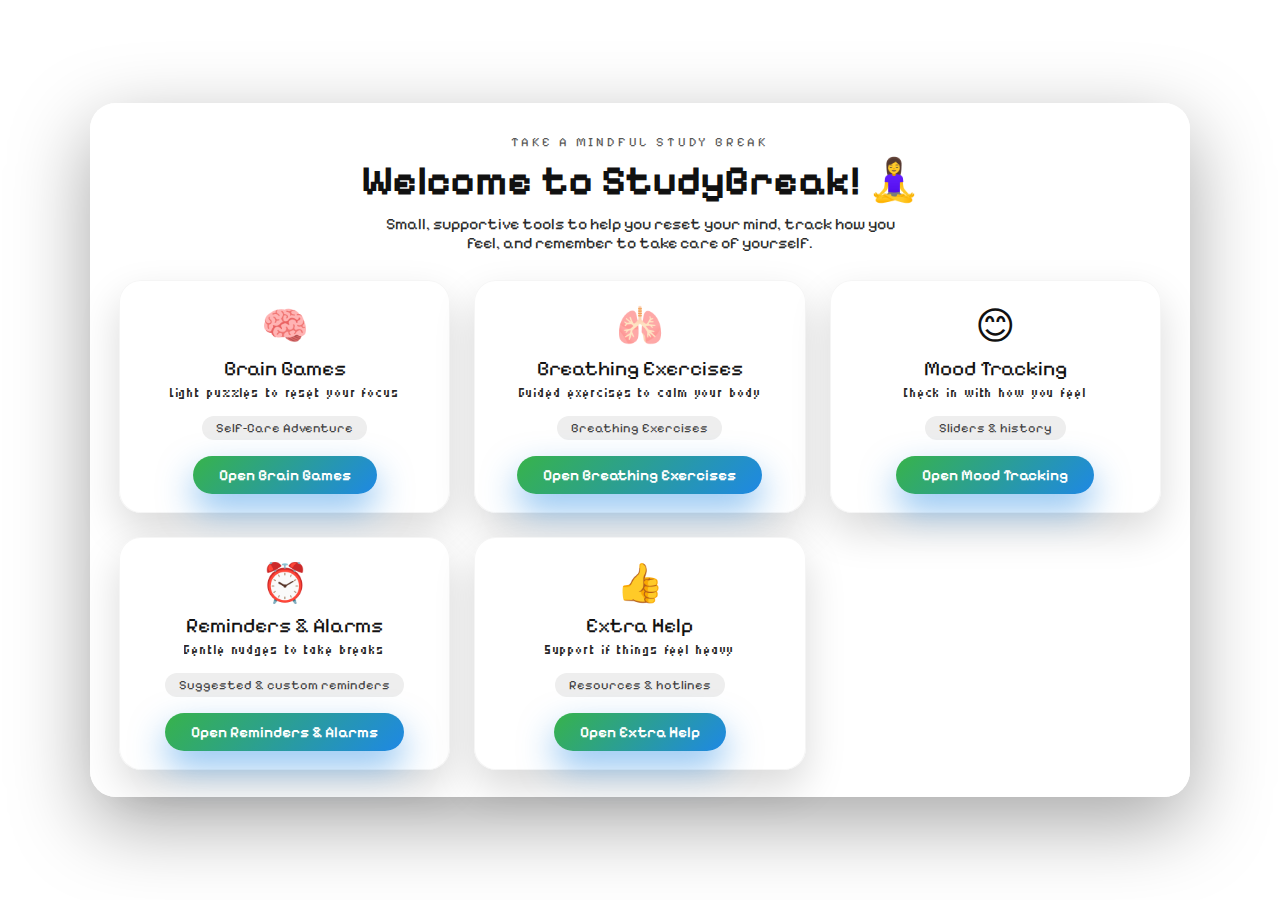
<file: index.html>
<!DOCTYPE html>
<html lang="en">
  <head>
    <meta charset="utf-8" />
    <meta name="viewport" content="width=device-width, initial-scale=1" />
    <title>StudyBreak – Home</title>
    <link rel="stylesheet" href="studybreak.css" />
  </head>
  <body>
    <div class="app-shell">
      <header class="app-header">
        <div class="app-kicker">Take a mindful study break</div>
        <h1 class="app-title">Welcome to StudyBreak! 🧘‍♀️</h1>
        <p class="app-subtitle">
          Small, supportive tools to help you reset your mind,
          track how you feel, and remember to take care of yourself.
        </p>
      </header>

      <section class="card-grid">
        <article class="nav-card">
          <div class="nav-card-emoji">🧠</div>
          <div class="nav-card-title">Brain Games</div>
          <div class="nav-card-subtitle">
            Light puzzles to reset your focus
          </div>
          <div class="pill-label">Self‑Care Adventure</div>
          <a class="primary-button" href="Self Care Adventure.html">
            Open Brain Games
          </a>
        </article>

        <article class="nav-card">
          <div class="nav-card-emoji">🫁</div>
          <div class="nav-card-title">Breathing Exercises</div>
          <div class="nav-card-subtitle">
            Guided exercises to calm your body
          </div>
          <div class="pill-label">Breathing Exercises</div>
          <a class="primary-button" href="Breathing Exercises.html">
            Open Breathing Exercises
          </a>
        </article>

        <article class="nav-card">
          <div class="nav-card-emoji">😊</div>
          <div class="nav-card-title">Mood Tracking</div>
          <div class="nav-card-subtitle">
            Check in with how you feel
          </div>
          <div class="pill-label">Sliders &amp; history</div>
          <a class="primary-button" href="mood_tracking.html">
            Open Mood Tracking
          </a>
        </article>

        <article class="nav-card">
          <div class="nav-card-emoji">⏰</div>
          <div class="nav-card-title">Reminders &amp; Alarms</div>
          <div class="nav-card-subtitle">
            Gentle nudges to take breaks
          </div>
          <div class="pill-label">Suggested &amp; custom reminders</div>
          <a class="primary-button" href="reminders_alarms.html">
            Open Reminders &amp; Alarms
          </a>
        </article>

        <article class="nav-card">
          <div class="nav-card-emoji">👍</div>
          <div class="nav-card-title">Extra Help</div>
          <div class="nav-card-subtitle">
            Support if things feel heavy
          </div>
          <div class="pill-label">Resources &amp; hotlines</div>
          <a class="primary-button" href="extra_help.html">
            Open Extra Help
          </a>
        </article>
      </section>
    </div>
  </body>
</html>
</file>
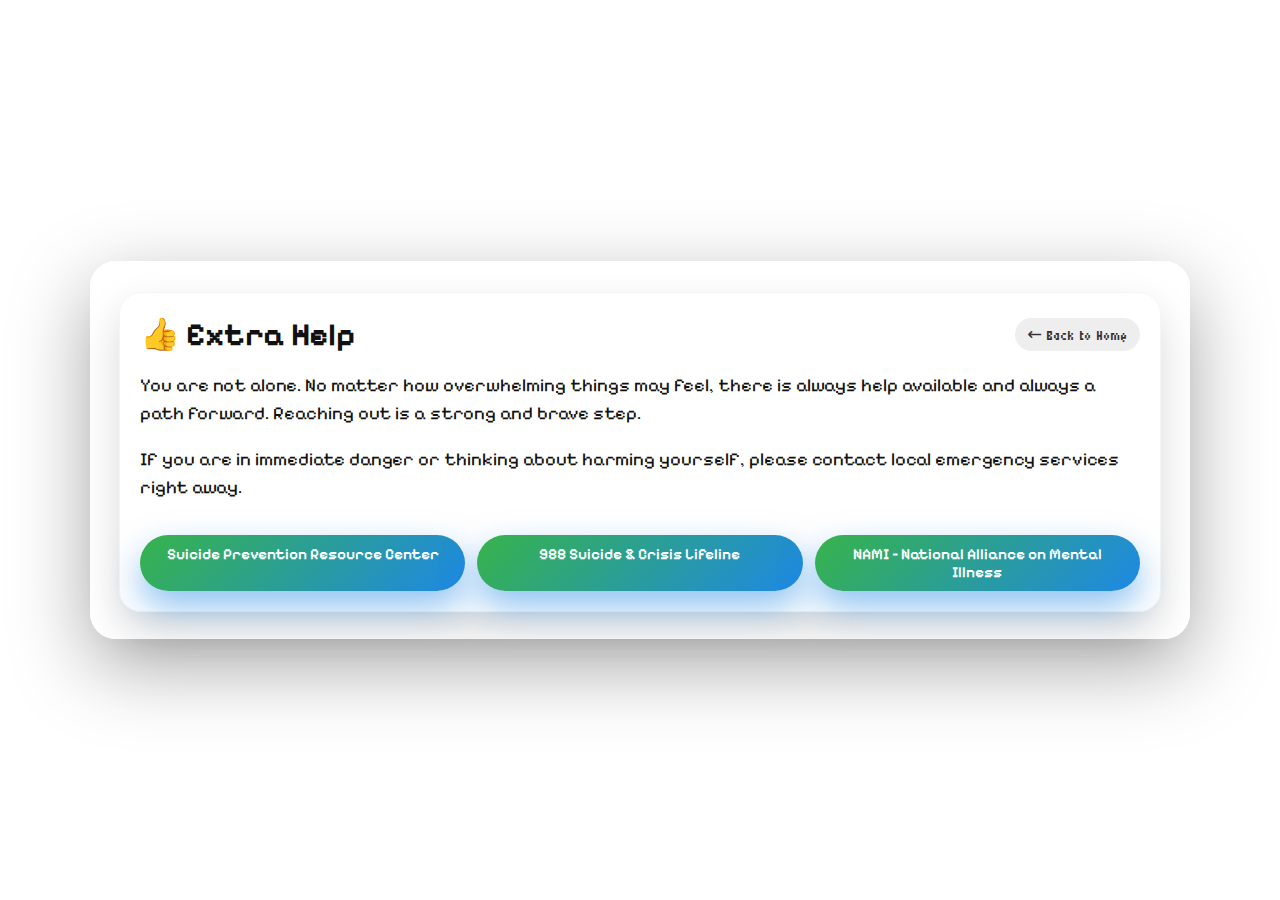
<file: extra_help.html>
<!DOCTYPE html>
<html lang="en">
  <head>
    <meta charset="utf-8" />
    <meta name="viewport" content="width=device-width, initial-scale=1" />
    <title>StudyBreak – Extra Help</title>
    <link rel="stylesheet" href="studybreak.css" />
  </head>
  <body>
    <div class="app-shell">
      <div class="section-card">
        <div class="section-header">
          <h1 class="section-title">👍 Extra Help</h1>
          <a class="back-link" href="index.html">← Back to Home</a>
        </div>

        <p class="help-text">
          You are not alone. No matter how overwhelming things may feel,
          there is always help available and always a path forward.
          Reaching out is a strong and brave step.
        </p>

        <p class="help-text">
          If you are in immediate danger or thinking about harming yourself,
          please contact local emergency services right away.
        </p>

        <div class="link-buttons">
          <a
            class="primary-button"
            href="https://sprc.org/"
            target="_blank"
            rel="noopener noreferrer"
          >
            Suicide Prevention Resource Center
          </a>

          <a
            class="primary-button"
            href="https://988lifeline.org/"
            target="_blank"
            rel="noopener noreferrer"
          >
            988 Suicide &amp; Crisis Lifeline
          </a>

          <a
            class="primary-button"
            href="https://www.nami.org/Home"
            target="_blank"
            rel="noopener noreferrer"
          >
            NAMI – National Alliance on Mental Illness
          </a>
        </div>
      </div>
    </div>
  </body>
</html>
</file>
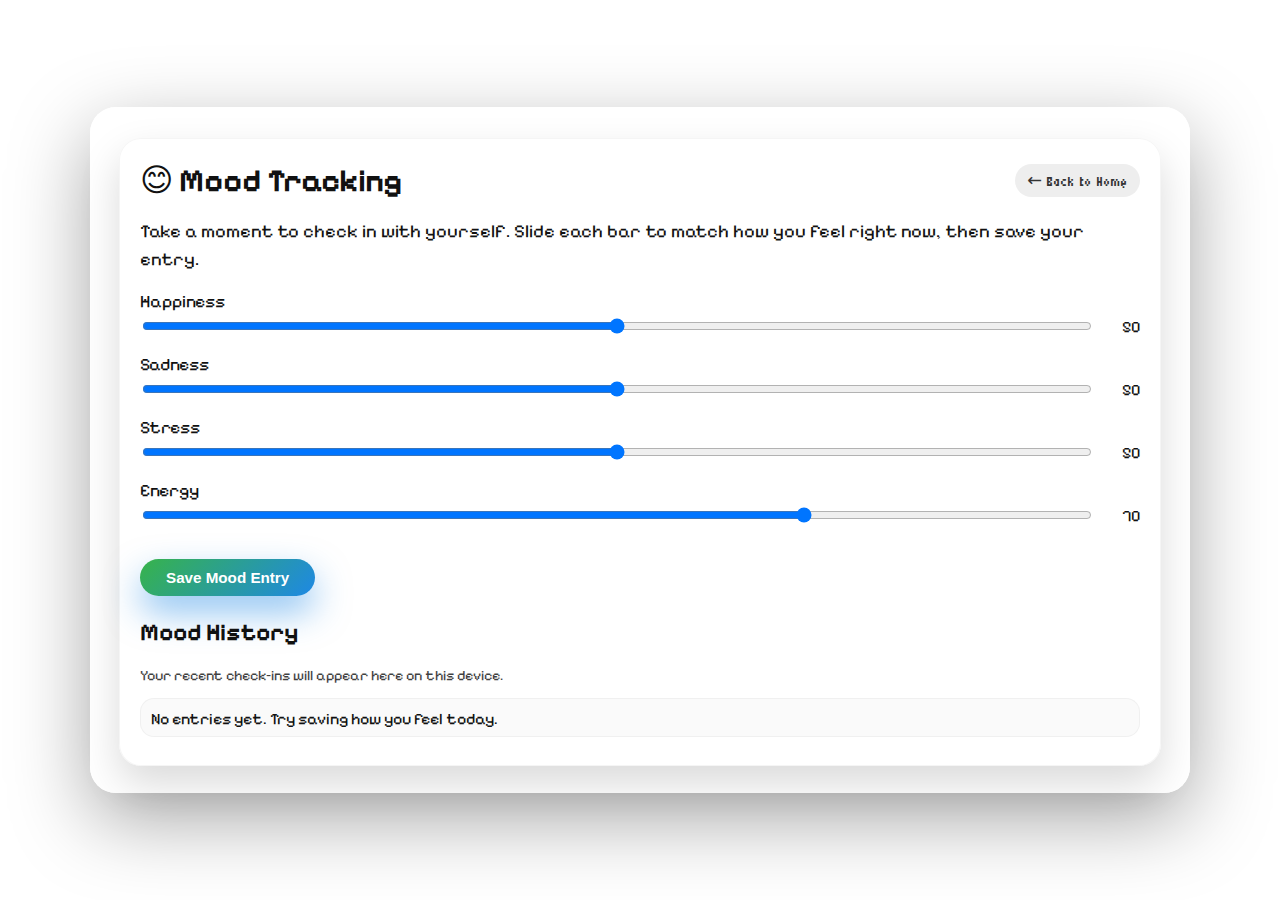
<file: mood_tracking.html>
<!DOCTYPE html>
<html lang="en">
  <head>
    <meta charset="utf-8" />
    <meta name="viewport" content="width=device-width, initial-scale=1" />
    <title>StudyBreak – Mood Tracking</title>
    <link rel="stylesheet" href="studybreak.css" />
  </head>
  <body>
    <div class="app-shell">
      <div class="section-card">
        <div class="section-header">
          <h1 class="section-title">😊 Mood Tracking</h1>
          <a class="back-link" href="index.html">← Back to Home</a>
        </div>

        <p class="help-text">
          Take a moment to check in with yourself. Slide each bar to match
          how you feel right now, then save your entry.
        </p>

        <div class="field-group">
          <label class="field-label" for="happiness">Happiness</label>
          <div class="slider-row">
            <input
              id="happiness"
              type="range"
              min="0"
              max="100"
              value="50"
            />
            <span class="slider-value" id="happiness-value">50</span>
          </div>
        </div>

        <div class="field-group">
          <label class="field-label" for="sadness">Sadness</label>
          <div class="slider-row">
            <input id="sadness" type="range" min="0" max="100" value="50" />
            <span class="slider-value" id="sadness-value">50</span>
          </div>
        </div>

        <div class="field-group">
          <label class="field-label" for="stress">Stress</label>
          <div class="slider-row">
            <input id="stress" type="range" min="0" max="100" value="50" />
            <span class="slider-value" id="stress-value">50</span>
          </div>
        </div>

        <div class="field-group">
          <label class="field-label" for="energy">Energy</label>
          <div class="slider-row">
            <input id="energy" type="range" min="0" max="100" value="70" />
            <span class="slider-value" id="energy-value">70</span>
          </div>
        </div>

        <button class="primary-button" id="save-button">
          Save Mood Entry
        </button>

        <h2 style="margin-top: 22px">Mood History</h2>
        <p style="font-size: 0.9rem; opacity: 0.8; margin-top: 4px">
          Your recent check‑ins will appear here on this device.
        </p>
        <div id="history" class="history-list"></div>
      </div>
    </div>

    <script>
      const sliders = ["happiness", "sadness", "stress", "energy"];
      sliders.forEach((name) => {
        const input = document.getElementById(name);
        const label = document.getElementById(name + "-value");
        input.addEventListener("input", () => {
          label.textContent = input.value;
        });
      });

      const STORAGE_KEY = "studybreak_mood_history";

      function loadHistory() {
        try {
          const raw = localStorage.getItem(STORAGE_KEY);
          return raw ? JSON.parse(raw) : [];
        } catch (e) {
          return [];
        }
      }

      function saveHistory(history) {
        try {
          localStorage.setItem(STORAGE_KEY, JSON.stringify(history));
        } catch (e) {
          console.error("Failed to save mood history", e);
        }
      }

      function renderHistory() {
        const container = document.getElementById("history");
        const history = loadHistory().slice().reverse();

        if (history.length === 0) {
          container.innerHTML =
            '<div class="history-item">No entries yet. Try saving how you feel today.</div>';
          return;
        }

        container.innerHTML = "";
        history.forEach((entry) => {
          const dt = new Date(entry.timestamp);
          const timeLabel = dt.toLocaleString(undefined, {
            month: "short",
            day: "numeric",
            hour: "2-digit",
            minute: "2-digit",
          });

          const div = document.createElement("div");
          div.className = "history-item";
          div.innerHTML = `
            <div>
              <span class="pill-tag">😊 ${entry.happiness}</span>
              <span class="pill-tag">😢 ${entry.sadness}</span>
              <span class="pill-tag">😟 ${entry.stress}</span>
              <span class="pill-tag">⚡ ${entry.energy}</span>
            </div>
            <div class="history-meta">${timeLabel}</div>
          `;
          container.appendChild(div);
        });
      }

      document
        .getElementById("save-button")
        .addEventListener("click", () => {
          const history = loadHistory();
          const entry = {
            happiness: Number(document.getElementById("happiness").value),
            sadness: Number(document.getElementById("sadness").value),
            stress: Number(document.getElementById("stress").value),
            energy: Number(document.getElementById("energy").value),
            timestamp: new Date().toISOString(),
          };
          history.push(entry);
          saveHistory(history);
          renderHistory();
        });

      renderHistory();
    </script>
  </body>
</html>
</file>
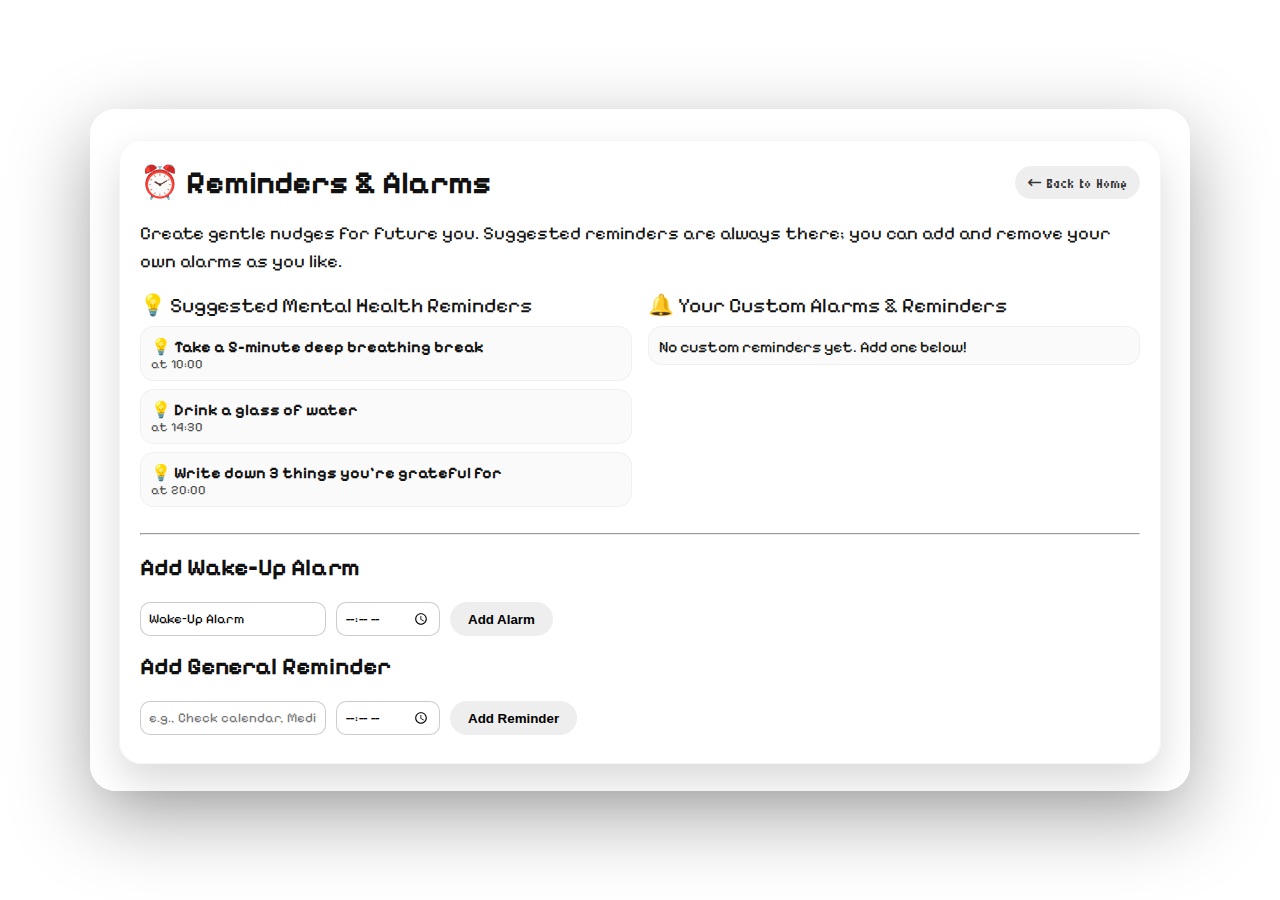
<file: reminders_alarms.html>
<!DOCTYPE html>
<html lang="en">
  <head>
    <meta charset="utf-8" />
    <meta name="viewport" content="width=device-width, initial-scale=1" />
    <title>StudyBreak – Reminders &amp; Alarms</title>
    <link rel="stylesheet" href="studybreak.css" />
  </head>
  <body>
    <div class="app-shell">
      <div class="section-card">
        <div class="section-header">
          <h1 class="section-title">⏰ Reminders &amp; Alarms</h1>
          <a class="back-link" href="index.html">← Back to Home</a>
        </div>

        <p class="help-text">
          Create gentle nudges for future you. Suggested reminders are always
          there; you can add and remove your own alarms as you like.
        </p>

        <div class="reminder-lists">
          <div>
            <div class="reminder-group-title">
              💡 Suggested Mental Health Reminders
            </div>
            <div id="suggested-list"></div>
          </div>
          <div>
            <div class="reminder-group-title">
              🔔 Your Custom Alarms &amp; Reminders
            </div>
            <div id="custom-list"></div>
          </div>
        </div>

        <hr style="margin: 18px 0" />

        <h2 style="margin-top: 0">Add Wake‑Up Alarm</h2>
        <div class="form-row">
          <input
            type="text"
            id="wake-title"
            placeholder="Wake‑Up Alarm"
            value="Wake‑Up Alarm"
          />
          <input type="time" id="wake-time" />
          <button class="secondary-button" id="add-wake">
            Add Alarm
          </button>
        </div>

        <h2 style="margin-top: 16px">Add General Reminder</h2>
        <div class="form-row">
          <input
            type="text"
            id="rem-title"
            placeholder="e.g., Check calendar, Meditate"
          />
          <input type="time" id="rem-time" />
          <button class="secondary-button" id="add-rem">
            Add Reminder
          </button>
        </div>
      </div>
    </div>

    <script>
      const STORAGE_KEY = "studybreak_reminders";
      const suggestedSeed = [
        {
          id: "s1",
          title: "Take a 5‑minute deep breathing break",
          time: "10:00",
          isSuggested: true,
        },
        {
          id: "s2",
          title: "Drink a glass of water",
          time: "14:30",
          isSuggested: true,
        },
        {
          id: "s3",
          title: "Write down 3 things you're grateful for",
          time: "20:00",
          isSuggested: true,
        },
      ];

      function loadReminders() {
        try {
          const raw = localStorage.getItem(STORAGE_KEY);
          if (!raw) {
            return suggestedSeed.slice();
          }
          const parsed = JSON.parse(raw);
          if (!Array.isArray(parsed) || parsed.length === 0) {
            return suggestedSeed.slice();
          }
          return parsed;
        } catch (e) {
          return suggestedSeed.slice();
        }
      }

      function saveReminders(list) {
        try {
          localStorage.setItem(STORAGE_KEY, JSON.stringify(list));
        } catch (e) {
          console.error("Failed to save reminders", e);
        }
      }

      function renderReminders() {
        const all = loadReminders();
        const suggested = all.filter((r) => r.isSuggested);
        const custom = all.filter((r) => !r.isSuggested);

        const suggestedList = document.getElementById("suggested-list");
        const customList = document.getElementById("custom-list");

        suggestedList.innerHTML = "";
        if (suggested.length === 0) {
          suggestedList.innerHTML =
            '<div class="reminder-item">No suggested reminders.</div>';
        } else {
          suggested.forEach((r) => {
            const div = document.createElement("div");
            div.className = "reminder-item";
            div.innerHTML = `
              <div>💡 <strong>${r.title}</strong></div>
              <div class="reminder-meta">at ${r.time}</div>
            `;
            suggestedList.appendChild(div);
          });
        }

        customList.innerHTML = "";
        if (custom.length === 0) {
          customList.innerHTML =
            '<div class="reminder-item">No custom reminders yet. Add one below!</div>';
        } else {
          custom.forEach((r) => {
            const div = document.createElement("div");
            div.className = "reminder-item";
            div.innerHTML = `
              <div>⏰ <strong>${r.title}</strong></div>
              <div class="reminder-meta">
                at ${r.time}
                <span class="danger-link" data-id="${r.id}">delete</span>
              </div>
            `;
            customList.appendChild(div);
          });

          customList
            .querySelectorAll(".danger-link")
            .forEach((el) =>
              el.addEventListener("click", () => {
                const id = el.getAttribute("data-id");
                const updated = all.filter((r) => r.id !== id);
                saveReminders(updated);
                renderReminders();
              }),
            );
        }
      }

      function addReminderFromInputs(titleId, timeId) {
        const title = document.getElementById(titleId).value.trim();
        const time = document.getElementById(timeId).value;
        if (!title || !time) {
          alert("Please enter a title and time.");
          return;
        }

        const all = loadReminders();
        const id = "c" + Date.now().toString(36) + Math.random().toString(36);
        all.push({
          id,
          title,
          time,
          isSuggested: false,
        });
        saveReminders(all);
        renderReminders();
      }

      document
        .getElementById("add-wake")
        .addEventListener("click", () =>
          addReminderFromInputs("wake-title", "wake-time"),
        );

      document
        .getElementById("add-rem")
        .addEventListener("click", () =>
          addReminderFromInputs("rem-title", "rem-time"),
        );

      renderReminders();
    </script>
  </body>
</html>
</file>
<file: studybreak.css>
@import url("https://fonts.googleapis.com/css2?family=Pixelify+Sans:wght@400..700&display=swap");
@import url("https://fonts.googleapis.com/css2?family=Micro+5&display=swap");

*,
*::before,
*::after {
  box-sizing: border-box;
}

body {
  margin: 0;
  min-height: 100vh;
  display: flex;
  align-items: center;
  justify-content: center;
  background-image: url("https://i.redd.it/j7pt9senwgp71.png");
  background-size: cover;
  background-repeat: no-repeat;
  background-attachment: fixed;
  font-family: "Pixelify Sans", system-ui, -apple-system, BlinkMacSystemFont,
    "Segoe UI", sans-serif;
  color: #111111;
}

.app-shell {
  width: 92%;
  max-width: 1100px;
  background: rgba(255, 255, 255, 0.92);
  border-radius: 26px;
  padding: 30px 28px 26px;
  box-shadow: 0 26px 80px rgba(0, 0, 0, 0.35);
  border: 1px solid rgba(255, 255, 255, 0.8);
}

.app-header {
  text-align: center;
  margin-bottom: 28px;
}

.app-kicker {
  text-transform: uppercase;
  letter-spacing: 0.22em;
  font-size: 0.8rem;
  opacity: 0.7;
  margin-bottom: 0.35rem;
}

.app-title {
  font-size: 2.6rem;
  margin: 0;
}

.app-subtitle {
  margin-top: 0.5rem;
  font-size: 1rem;
  max-width: 32rem;
  margin-left: auto;
  margin-right: auto;
  opacity: 0.9;
}

.card-grid {
  display: grid;
  grid-template-columns: repeat(auto-fit, minmax(260px, 1fr));
  gap: 24px;
  margin-top: 12px;
}

.nav-card {
  position: relative;
  background: rgba(255, 255, 255, 0.95);
  border-radius: 22px;
  padding: 22px 20px 18px;
  text-align: center;
  box-shadow: 0 18px 40px rgba(0, 0, 0, 0.15);
  border: 1px solid rgba(0, 0, 0, 0.04);
}

.nav-card-emoji {
  font-size: 2.4rem;
  margin-bottom: 0.35rem;
}

.nav-card-title {
  font-size: 1.3rem;
  margin-bottom: 0.2rem;
}

.nav-card-subtitle {
  font-family: "Micro 5", system-ui, sans-serif;
  font-size: 1.1rem;
  letter-spacing: 0.05em;
  opacity: 0.9;
}

.pill-label {
  display: inline-block;
  margin-top: 0.9rem;
  padding: 4px 14px;
  border-radius: 999px;
  background: #eeeeee;
  font-size: 0.8rem;
  color: #424242;
}

.primary-button {
  display: inline-block;
  margin-top: 16px;
  padding: 10px 26px;
  border-radius: 999px;
  border: none;
  background: linear-gradient(135deg, #37b34a, #1e88e5);
  color: #ffffff;
  font-weight: 600;
  font-size: 0.95rem;
  text-decoration: none;
  box-shadow: 0 16px 35px rgba(30, 136, 229, 0.5);
}

.primary-button:hover {
  filter: brightness(1.03);
  box-shadow: 0 20px 45px rgba(30, 136, 229, 0.65);
}

.section-card {
  background: rgba(255, 255, 255, 0.95);
  border-radius: 22px;
  padding: 22px 20px 20px;
  box-shadow: 0 18px 40px rgba(0, 0, 0, 0.15);
  border: 1px solid rgba(0, 0, 0, 0.04);
}

.section-header {
  display: flex;
  align-items: center;
  justify-content: space-between;
  margin-bottom: 14px;
}

.section-title {
  font-size: 2rem;
  margin: 0;
}

.back-link {
  font-family: "Micro 5", system-ui, sans-serif;
  font-size: 1.1rem;
  text-decoration: none;
  padding: 6px 12px;
  border-radius: 999px;
  background: #eeeeee;
  color: #333333;
}

.back-link:hover {
  background: #e0e0e0;
}

.field-group {
  margin-bottom: 18px;
}

.field-label {
  display: block;
  margin-bottom: 4px;
  font-size: 1.1rem;
}

.slider-row {
  display: flex;
  align-items: center;
  gap: 12px;
}

.slider-row input[type="range"] {
  flex: 1;
}

.slider-value {
  min-width: 34px;
  text-align: right;
}

.pill-tag {
  display: inline-block;
  padding: 4px 10px;
  border-radius: 999px;
  background: #eeeeee;
  font-size: 0.76rem;
  color: #444444;
  margin-right: 6px;
}

.history-list {
  margin-top: 10px;
  max-height: 260px;
  overflow-y: auto;
}

.history-item {
  padding: 10px 10px 8px;
  border-radius: 14px;
  background: rgba(250, 250, 250, 0.96);
  margin-bottom: 8px;
  border: 1px solid rgba(0, 0, 0, 0.04);
}

.history-meta {
  font-size: 0.8rem;
  opacity: 0.75;
}

.reminder-lists {
  display: grid;
  grid-template-columns: repeat(auto-fit, minmax(260px, 1fr));
  gap: 16px;
}

.reminder-group-title {
  font-size: 1.3rem;
  margin-bottom: 8px;
}

.reminder-item {
  background: rgba(250, 250, 250, 0.96);
  border-radius: 14px;
  padding: 10px 10px 8px;
  margin-bottom: 8px;
  border: 1px solid rgba(0, 0, 0, 0.04);
}

.reminder-meta {
  font-size: 0.8rem;
  opacity: 0.75;
}

.danger-link {
  color: #c62828;
  font-size: 0.8rem;
  cursor: pointer;
  text-decoration: underline;
}

.form-row {
  display: flex;
  flex-wrap: wrap;
  gap: 10px;
  margin-bottom: 8px;
}

.form-row input[type="text"],
.form-row input[type="time"] {
  padding: 6px 8px;
  border-radius: 10px;
  border: 1px solid rgba(0, 0, 0, 0.2);
  font-family: inherit;
}

.secondary-button {
  display: inline-block;
  padding: 8px 18px;
  border-radius: 999px;
  border: none;
  background: #eeeeee;
  font-weight: 600;
  cursor: pointer;
}

.secondary-button:hover {
  background: #e0e0e0;
}

.help-text {
  font-size: 1.15rem;
  line-height: 1.5;
  margin-bottom: 18px;
}

.link-buttons {
  display: flex;
  flex-wrap: wrap;
  gap: 12px;
}

.link-buttons a {
  flex: 1;
  min-width: 220px;
  text-align: center;
}

@media (max-width: 700px) {
  .app-title {
    font-size: 2rem;
  }

  .app-shell {
    padding: 22px 18px 20px;
  }
}
</file>
